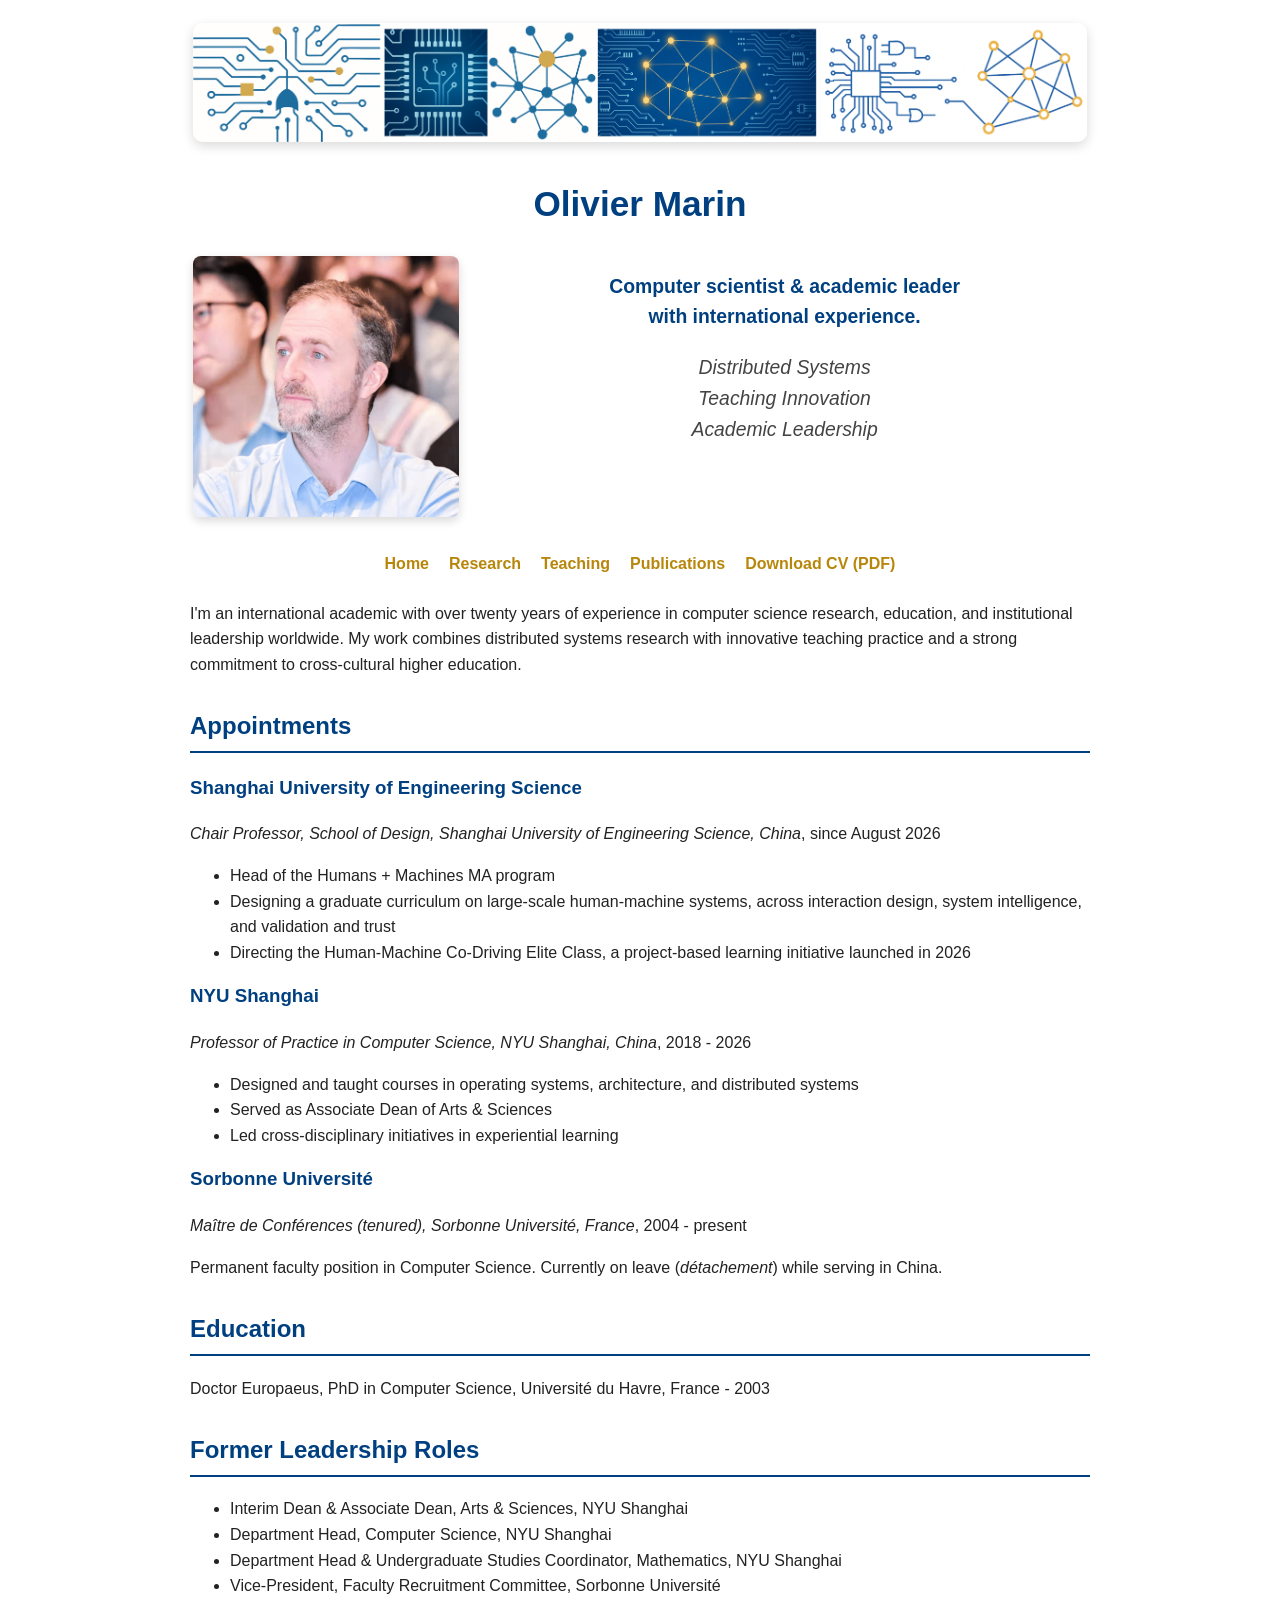
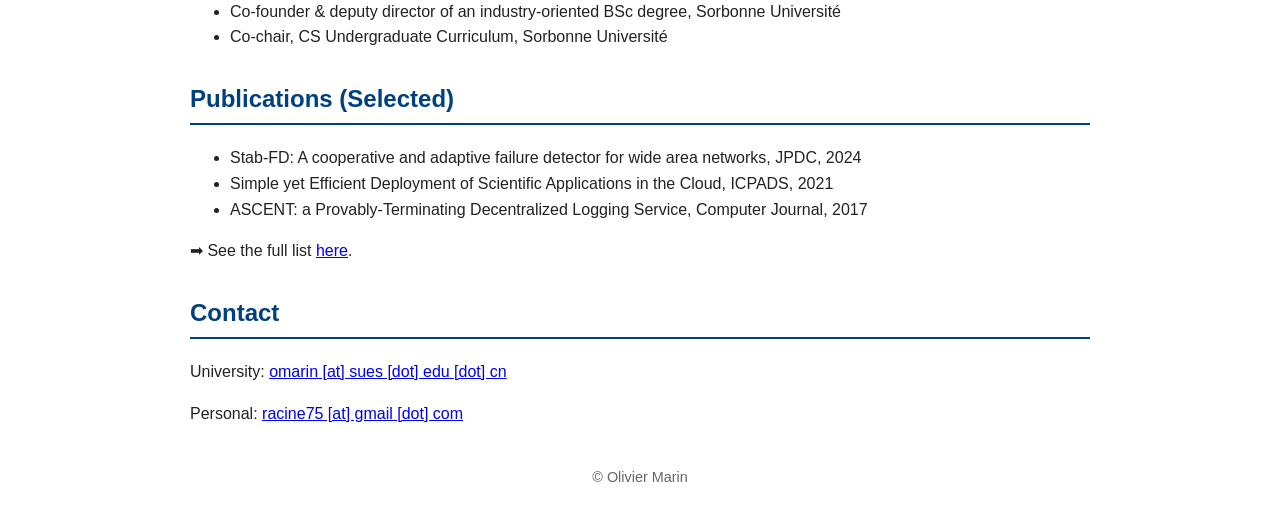
<file: index.html>
<!DOCTYPE html>
<html lang="en">
<head>
  <meta charset="UTF-8">
  <meta name="viewport" content="width=device-width, initial-scale=1">
  <title>Olivier Marin - Resume</title>
  <meta name="description" content="Chair Professor at the School of Design, Shanghai University of Engineering Science, and head of the Humans + Machines MA program. Distributed systems researcher with over twenty years of international experience.">
  <meta property="og:type" content="website">
  <meta property="og:site_name" content="Olivier Marin">
  <meta property="og:title" content="Olivier Marin">
  <meta property="og:description" content="Chair Professor at the School of Design, Shanghai University of Engineering Science, and head of the Humans + Machines MA program. Distributed systems researcher with over twenty years of international experience.">
  <meta property="og:url" content="https://olivier-marin.github.io/">
  <meta property="og:image" content="https://olivier-marin.github.io/Pix/og-image.png">
  <meta property="og:image:width" content="1200">
  <meta property="og:image:height" content="630">
  <meta name="twitter:card" content="summary_large_image">
  <link rel="stylesheet" href="style.css">
</head>
<body>
  <!-- Banner -->
  <table class="banner">
    <tr>
      <td>
        <img src="Pix/banner.png" alt="Olivier Marin" class="banner-img">
      </td>
    </tr>
  </table>

 <header>
  <h1>Olivier Marin</h1>

  <!-- Profile table -->
  <table class="profile-table">
    <tr>
      <td class="profile-pic">
        <img src="Pix/headshot.png" alt="Olivier Marin" class="portrait-img">
      </td>
      <td class="profile-text">
        <p class="tagline">Computer scientist & academic leader<br> with international experience.</p>
        <p> <em>Distributed Systems <br> Teaching Innovation <br> Academic Leadership</em></p>
      </td>
    </tr>
  </table>

</header>

  <nav>
    <a href="index.html">Home</a>
    <a href="research.html">Research</a>
    <a href="teaching.html">Teaching</a>
    <a href="publications.html">Publications</a>
    <a href="cv-olivier-marin.pdf">Download CV (PDF)</a>
  </nav>

  <main>

    <section>
      <p>
          I'm an international academic with over twenty years of experience in computer science
          research, education, and institutional leadership worldwide.
          My work combines distributed systems research with innovative teaching practice 
          and a strong commitment to cross-cultural higher education.
      </p>
    </section>

    <section>
      <h2>Appointments</h2>
      <article>
        <h3>Shanghai University of Engineering Science</h3>
        <p><em>Chair Professor, School of Design, Shanghai University of Engineering Science, China</em>, since August 2026</p>
        <ul>
          <li>Head of the Humans + Machines MA program</li>
          <li>Designing a graduate curriculum on large-scale human-machine systems, across interaction design, system intelligence, and validation and trust</li>
          <li>Directing the Human-Machine Co-Driving Elite Class, a project-based learning initiative launched in 2026</li>
        </ul>
      </article>

      <article>
        <h3>NYU Shanghai</h3>
        <p><em>Professor of Practice in Computer Science, NYU Shanghai, China</em>, 2018 - 2026</p>
        <ul>
          <li>Designed and taught courses in operating systems, architecture, and distributed systems</li>
          <li>Served as Associate Dean of Arts &amp; Sciences</li>
          <li>Led cross-disciplinary initiatives in experiential learning</li>
        </ul>
      </article>

      <article>
        <h3>Sorbonne Université</h3>
        <p><em>Maître de Conférences (tenured), Sorbonne Université, France</em>, 2004 - present</p>
        <p>Permanent faculty position in Computer Science. Currently on leave (<em>détachement</em>) while serving in China.</p>
      </article>
    </section>

    <section>
      <h2>Education</h2>
      <p>Doctor Europaeus, PhD in Computer Science, Université du Havre, France - 2003</p>
    </section>

    <section>
      <h2>Former Leadership Roles</h2>
      <ul>
        <li>Interim Dean & Associate Dean, Arts & Sciences, NYU Shanghai</li>
        <li>Department Head, Computer Science, NYU Shanghai</li>
        <li>Department Head & Undergraduate Studies Coordinator, Mathematics, NYU Shanghai</li>
        <li>Vice-President, Faculty Recruitment Committee, Sorbonne Université</li>
        <li>Co-founder & deputy director of an industry-oriented BSc degree, Sorbonne Université</li>
        <li>Co-chair, CS Undergraduate Curriculum, Sorbonne Université</li>
      </ul>
    </section>

    <section>
      <h2>Publications (Selected)</h2>
      <ul>
        <li>Stab-FD: A cooperative and adaptive failure detector for wide area networks, JPDC, 2024</li>
        <li>Simple yet Efficient Deployment of Scientific Applications in the Cloud, ICPADS, 2021</li>
        <li>ASCENT: a Provably-Terminating Decentralized Logging Service, Computer Journal, 2017</li>
      </ul>
      <p>➡ See the full list <a href="http://publicationslist.org/olivier.marin">here</a>.</p>
    </section>

    <section>
      <h2>Contact</h2>
      <p>
        University:
        <!-- visible, obfuscated text for users; link assembled by JS to avoid simple crawlers -->
        <a id="email-sues" href="#">omarin [at] sues [dot] edu [dot] cn</a>
        <noscript> (JavaScript is disabled; email shown as text to avoid scraping: omarin [at] sues [dot] edu [dot] cn)</noscript>
      </p>
      <p>
        Personal:
        <a id="email-personal" href="#">racine75 [at] gmail [dot] com</a>
        <noscript> (JavaScript is disabled; email shown as text to avoid scraping: racine75 [at] gmail [dot] com)</noscript>
      </p>
    </section>
  </main>

  <footer>
    <p>© Olivier Marin</p>
  </footer>

  <!-- Email obfuscation script: constructs proper mailto links in the browser -->
  <script>
    (function() {
      // replace() with a string argument only swaps the FIRST match, which breaks
      // multi-dot domains such as sues.edu.cn; the global regex handles both.
      function wire(id, user, domain) {
        var el = document.getElementById(id);
        if (!el) return;
        el.textContent = user + ' [at] ' + domain.replace(/\./g, ' [dot] ');
        el.href = 'mailto:' + user + '@' + domain;
        el.setAttribute('rel', 'noopener noreferrer');
      }
      wire('email-sues', 'omarin', 'sues.edu.cn');
      wire('email-personal', 'racine75', 'gmail.com');
    })();
  </script>
</body>
</html>
</file>
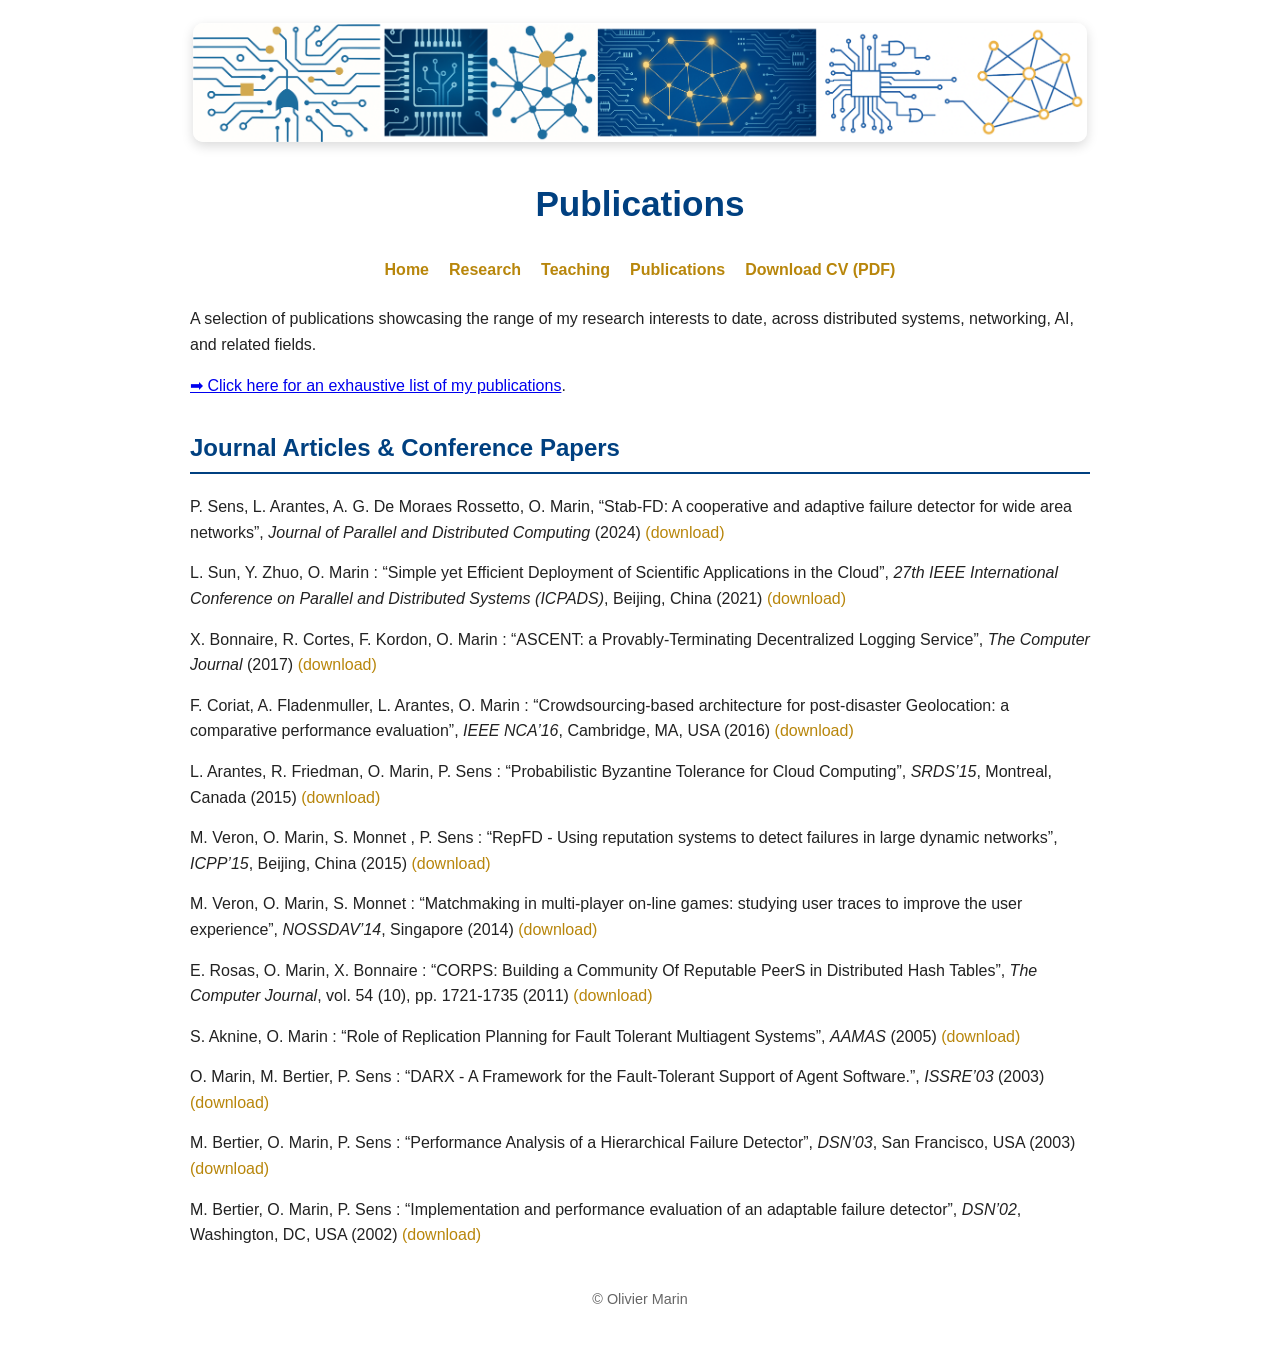
<file: publications.html>
<!DOCTYPE html>
<html lang="en">
<head>
  <meta charset="UTF-8">
  <meta name="viewport" content="width=device-width, initial-scale=1">
  <title>Olivier Marin - Publications</title>
  <meta name="description" content="Selected publications across distributed systems, networking, fault tolerance, and multi-agent systems.">
  <meta property="og:type" content="website">
  <meta property="og:site_name" content="Olivier Marin">
  <meta property="og:title" content="Publications - Olivier Marin">
  <meta property="og:description" content="Selected publications across distributed systems, networking, fault tolerance, and multi-agent systems.">
  <meta property="og:url" content="https://olivier-marin.github.io/publications.html">
  <meta property="og:image" content="https://olivier-marin.github.io/Pix/og-image.png">
  <meta property="og:image:width" content="1200">
  <meta property="og:image:height" content="630">
  <meta name="twitter:card" content="summary_large_image">
  <link rel="stylesheet" href="style.css">
</head>
<body>
  <!-- Banner -->
  <table class="banner">
    <tr>
      <td>
        <img src="Pix/banner.png" alt="Olivier Marin" class="banner-img">
      </td>
    </tr>
  </table>

  <header>
    <h1>Publications</h1>
  </header>

  <nav>
    <a href="index.html">Home</a>
    <a href="research.html">Research</a>
    <a href="teaching.html">Teaching</a>
    <a href="publications.html">Publications</a>
    <a href="cv-olivier-marin.pdf">Download CV (PDF)</a>
  </nav>

  <main>

    <section>
      <p>
          A selection of publications showcasing the range of my research interests to date, across distributed systems, networking, AI, and related fields.
      </p>
      <p><a href="http://publicationslist.org/olivier.marin">➡ Click here for an exhaustive list of my publications</a>.</p>
    </section>

<section>
  <h2>Journal Articles & Conference Papers</h2>
  <ul class="pub-list">
    <li>P. Sens, L. Arantes, A. G. De Moraes Rossetto, O. Marin, 
      “Stab-FD: A cooperative and adaptive failure detector for wide area networks”, 
      <em>Journal of Parallel and Distributed Computing</em> (2024) 
      <a href="Papers/stab-FD-jpdc24.pdf">(download)</a>
    </li>

    <li>L. Sun, Y. Zhuo, O. Marin : 
      “Simple yet Efficient Deployment of Scientific Applications in the Cloud”, 
      <em>27th IEEE International Conference on Parallel and Distributed Systems (ICPADS)</em>, Beijing, China (2021) 
      <a href="Papers/odessa-icpads21.pdf">(download)</a>
    </li>

    <li>X. Bonnaire, R. Cortes, F. Kordon, O. Marin : 
      “ASCENT: a Provably-Terminating Decentralized Logging Service”, 
      <em>The Computer Journal</em> (2017) 
      <a href="Papers/cj-2017-ascent.pdf">(download)</a>
    </li>

    <li>F. Coriat, A. Fladenmuller, L. Arantes, O. Marin : 
      “Crowdsourcing-based architecture for post-disaster Geolocation: a comparative performance evaluation”, 
      <em>IEEE NCA’16</em>, Cambridge, MA, USA (2016) 
      <a href="Papers/nca-disaster-2016.pdf">(download)</a>
    </li>

    <li>L. Arantes, R. Friedman, O. Marin, P. Sens : 
      “Probabilistic Byzantine Tolerance for Cloud Computing”, 
      <em>SRDS’15</em>, Montreal, Canada (2015) 
      <a href="Papers/srds2015.pdf">(download)</a>
    </li>

    <li>M. Veron, O. Marin, S. Monnet , P. Sens : 
      “RepFD - Using reputation systems to detect failures in large dynamic networks”, 
      <em>ICPP’15</em>, Beijing, China (2015) 
      <a href="Papers/icpp15.pdf">(download)</a>
    </li>

    <li>M. Veron, O. Marin, S. Monnet : 
      “Matchmaking in multi-player on-line games: studying user traces to improve the user experience”, 
      <em>NOSSDAV’14</em>, Singapore (2014) 
      <a href="Papers/nossdav2014.pdf">(download)</a>
    </li>

    <li>E. Rosas, O. Marin, X. Bonnaire : 
      “CORPS: Building a Community Of Reputable PeerS in Distributed Hash Tables”, 
      <em>The Computer Journal</em>, vol. 54 (10), pp. 1721-1735 (2011) 
      <a href="Papers/cj-2011-corps.pdf">(download)</a>
    </li>

    <li>S. Aknine, O. Marin : 
      “Role of Replication Planning for Fault Tolerant Multiagent Systems”, 
      <em>AAMAS</em> (2005) 
      <a href="Papers/aamas2005.pdf">(download)</a>
    </li>

    <li>O. Marin, M. Bertier, P. Sens : 
      “DARX - A Framework for the Fault-Tolerant Support of Agent Software.”, 
      <em>ISSRE’03</em> (2003) 
      <a href="Papers/issre2003.pdf">(download)</a>
    </li>

    <li>M. Bertier, O. Marin, P. Sens : 
      “Performance Analysis of a Hierarchical Failure Detector”, 
      <em>DSN’03</em>, San Francisco, USA (2003) 
      <a href="Papers/dsn2003.pdf">(download)</a>
    </li>

    <li>M. Bertier, O. Marin, P. Sens : 
      “Implementation and performance evaluation of an adaptable failure detector”, 
      <em>DSN’02</em>, Washington, DC, USA (2002) 
      <a href="Papers/dsn2002.pdf">(download)</a>
    </li>
  </ul>
</section>

  </main>

  <footer>
    <p>© Olivier Marin</p>
  </footer>
</body>
</html>
</file>
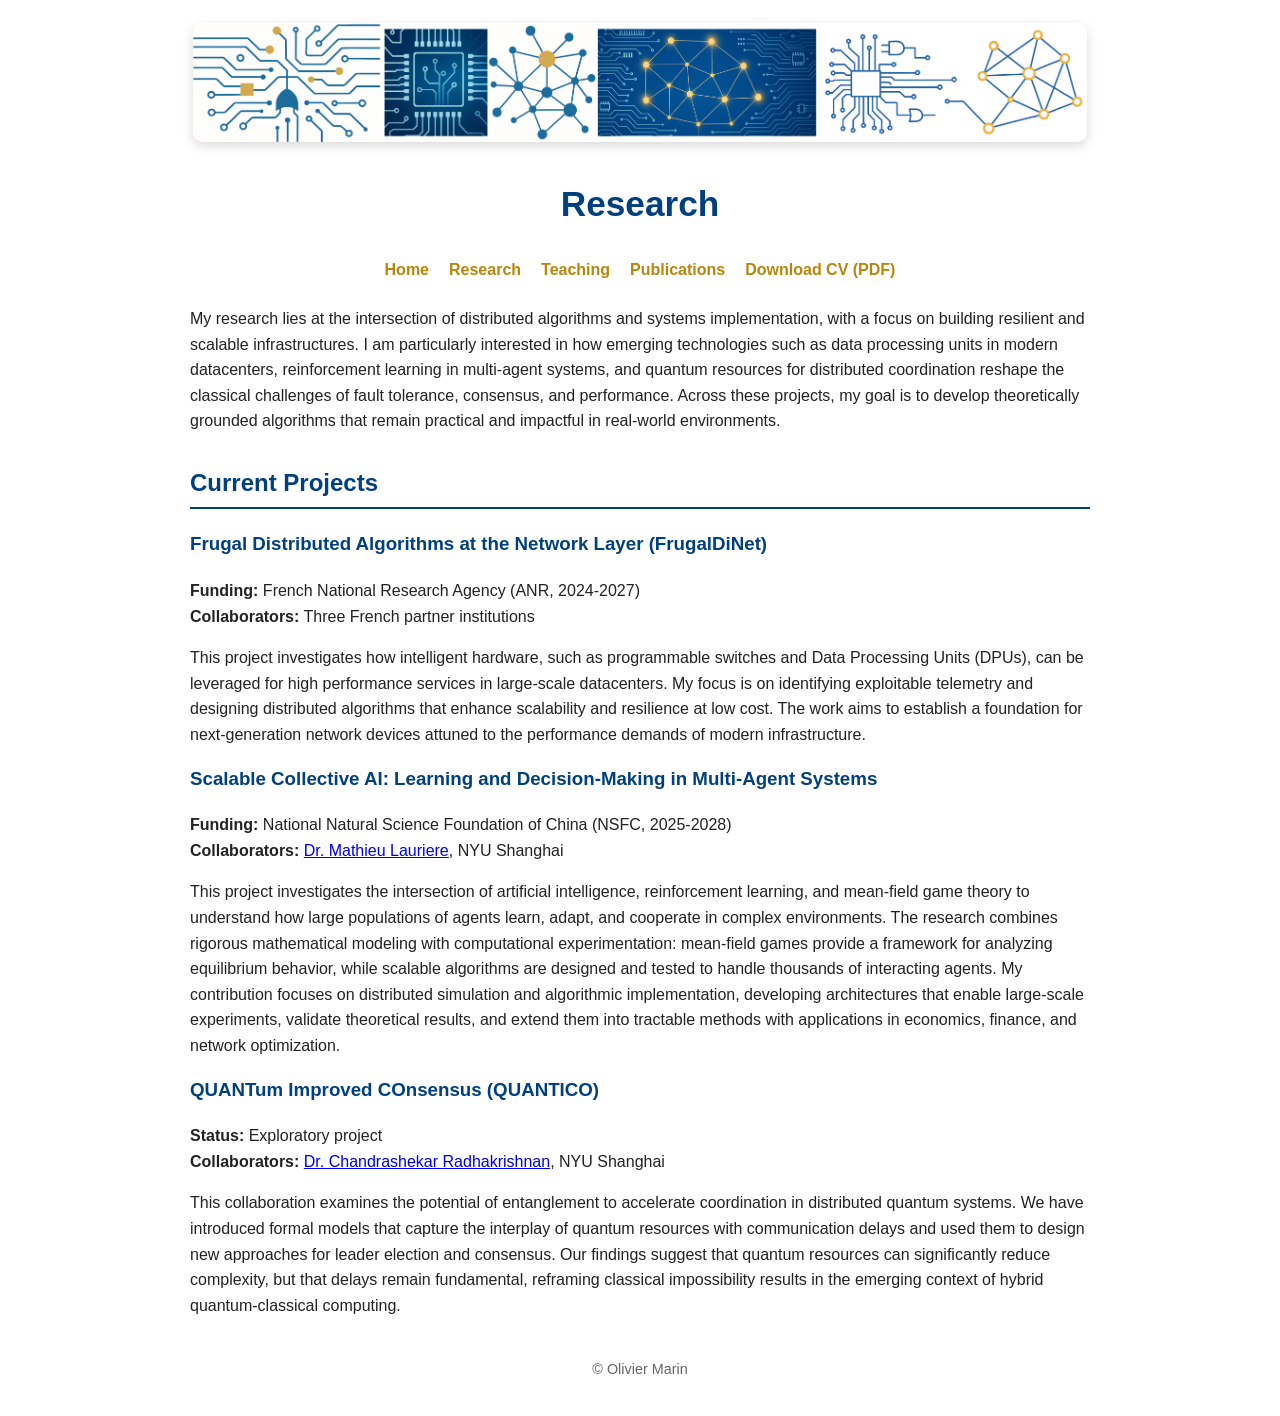
<file: research.html>
<!DOCTYPE html>
<html lang="en">
<head>
  <meta charset="UTF-8">
  <meta name="viewport" content="width=device-width, initial-scale=1">
  <title>Olivier Marin - Research</title>
  <meta name="description" content="Distributed algorithms and systems implementation: frugal distributed algorithms at the network layer, scalable collective AI in multi-agent systems, and quantum-improved consensus.">
  <meta property="og:type" content="website">
  <meta property="og:site_name" content="Olivier Marin">
  <meta property="og:title" content="Research - Olivier Marin">
  <meta property="og:description" content="Distributed algorithms and systems implementation: frugal distributed algorithms at the network layer, scalable collective AI in multi-agent systems, and quantum-improved consensus.">
  <meta property="og:url" content="https://olivier-marin.github.io/research.html">
  <meta property="og:image" content="https://olivier-marin.github.io/Pix/og-image.png">
  <meta property="og:image:width" content="1200">
  <meta property="og:image:height" content="630">
  <meta name="twitter:card" content="summary_large_image">
  <link rel="stylesheet" href="style.css">
</head>
<body>
  <!-- Banner -->
  <table class="banner">
    <tr>
      <td>
        <img src="Pix/banner.png" alt="Olivier Marin" class="banner-img">
      </td>
    </tr>
  </table>

  <header>
    <h1>Research</h1>
  </header>

  <nav>
    <a href="index.html">Home</a>
    <a href="research.html">Research</a>
    <a href="teaching.html">Teaching</a>
    <a href="publications.html">Publications</a>
    <a href="cv-olivier-marin.pdf">Download CV (PDF)</a>
  </nav>

  <main>

    <section>
      <p>
        My research lies at the intersection of distributed algorithms and systems implementation, 
        with a focus on building resilient and scalable infrastructures. I am particularly interested 
        in how emerging technologies such as data processing units in modern datacenters, reinforcement 
        learning in multi-agent systems, and quantum resources for distributed coordination reshape 
        the classical challenges of fault tolerance, consensus, and performance. Across these projects, 
        my goal is to develop theoretically grounded algorithms that remain practical and impactful 
        in real-world environments.
      </p>
    </section>

    <section>
      <h2>Current Projects</h2>

      <article>
        <h3>Frugal Distributed Algorithms at the Network Layer (FrugalDiNet)</h3>
        <p><strong>Funding:</strong> French National Research Agency (ANR, 2024-2027)<br>
           <strong>Collaborators:</strong> Three French partner institutions</p>
        <p>
          This project investigates how intelligent hardware, such as programmable switches and 
          Data Processing Units (DPUs), can be leveraged for high performance services in large-scale 
          datacenters. My focus is on identifying exploitable telemetry and designing distributed 
          algorithms that enhance scalability and resilience at low cost. The work aims to establish 
          a foundation for next-generation network devices attuned to the performance demands of 
          modern infrastructure.
        </p>
      </article>

      <article>
        <h3>Scalable Collective AI: Learning and Decision-Making in Multi-Agent Systems</h3>
        <p><strong>Funding:</strong> National Natural Science Foundation of China (NSFC, 2025-2028)<br>
           <strong>Collaborators:</strong> <a href="https://mlauriere.github.io/">Dr. Mathieu Lauriere</a>, NYU Shanghai</p>
        <p>
          This project investigates the intersection of artificial intelligence, reinforcement learning, 
          and mean-field game theory to understand how large populations of agents learn, adapt, and 
          cooperate in complex environments. The research combines rigorous mathematical modeling with 
          computational experimentation: mean-field games provide a framework for analyzing equilibrium 
          behavior, while scalable algorithms are designed and tested to handle thousands of interacting 
          agents. My contribution focuses on distributed simulation and algorithmic implementation, 
          developing architectures that enable large-scale experiments, validate theoretical results, 
          and extend them into tractable methods with applications in economics, finance, and network 
          optimization.
        </p>
      </article>

      <article>
        <h3>QUANTum Improved COnsensus (QUANTICO)</h3>
        <p><strong>Status:</strong> Exploratory project<br>
           <strong>Collaborators:</strong> <a href="https://sites.google.com/view/chandrashekar/home">Dr. Chandrashekar Radhakrishnan</a>, NYU Shanghai</p>
        <p>
          This collaboration examines the potential of entanglement to accelerate coordination in 
          distributed quantum systems. We have introduced formal models that capture the interplay 
          of quantum resources with communication delays and used them to design new approaches for 
          leader election and consensus. Our findings suggest that quantum resources can significantly 
          reduce complexity, but that delays remain fundamental, reframing classical impossibility 
          results in the emerging context of hybrid quantum-classical computing.
        </p>
      </article>
    </section>
  </main>

  <footer>
    <p>© Olivier Marin</p>
  </footer>
</body>
</html>
</file>
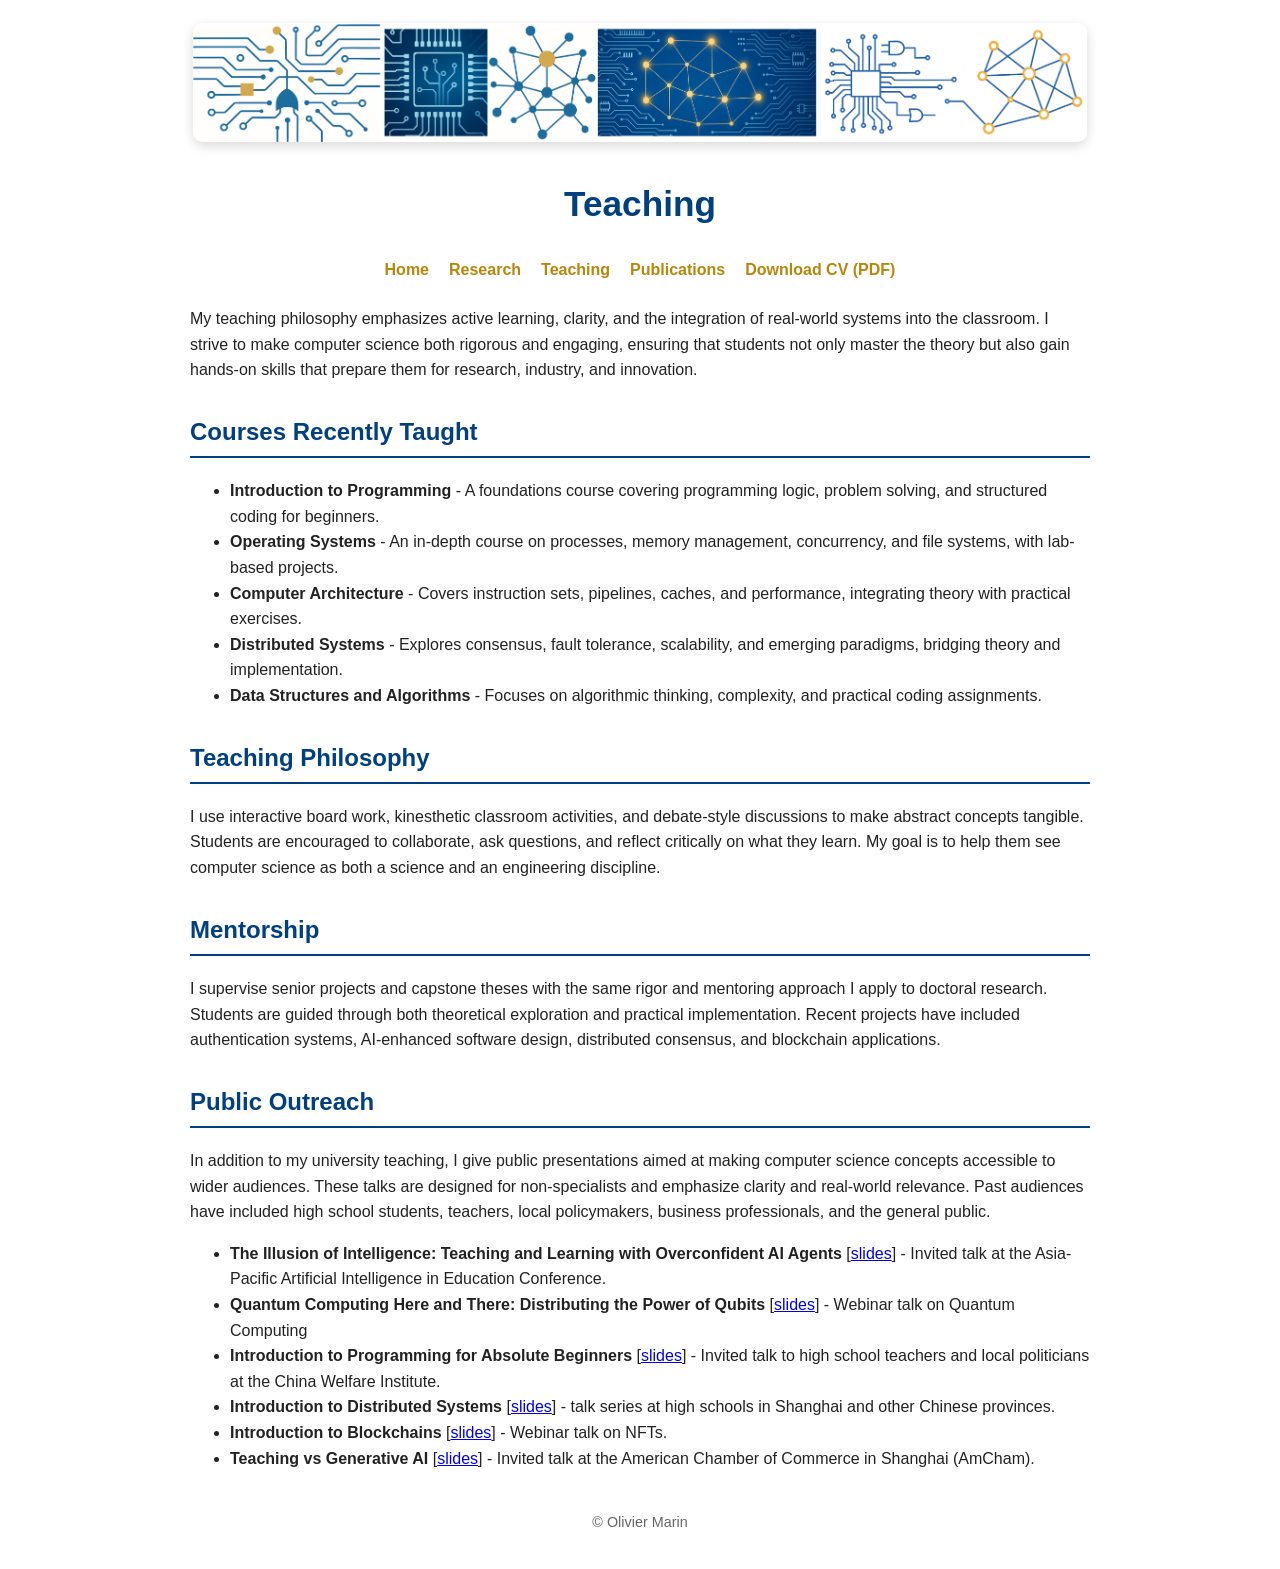
<file: teaching.html>
<!DOCTYPE html>
<html lang="en">
<head>
  <meta charset="UTF-8">
  <meta name="viewport" content="width=device-width, initial-scale=1">
  <title>Olivier Marin - Teaching</title>
  <meta name="description" content="Courses, teaching philosophy, student mentorship, and public talks on distributed systems, programming, quantum computing, and AI in education.">
  <meta property="og:type" content="website">
  <meta property="og:site_name" content="Olivier Marin">
  <meta property="og:title" content="Teaching - Olivier Marin">
  <meta property="og:description" content="Courses, teaching philosophy, student mentorship, and public talks on distributed systems, programming, quantum computing, and AI in education.">
  <meta property="og:url" content="https://olivier-marin.github.io/teaching.html">
  <meta property="og:image" content="https://olivier-marin.github.io/Pix/og-image.png">
  <meta property="og:image:width" content="1200">
  <meta property="og:image:height" content="630">
  <meta name="twitter:card" content="summary_large_image">
  <link rel="stylesheet" href="style.css">
</head>
<body>
  <!-- Banner -->
  <table class="banner">
    <tr>
      <td>
        <img src="Pix/banner.png" alt="Olivier Marin" class="banner-img">
      </td>
    </tr>
  </table>

  <header>
    <h1>Teaching</h1>
  </header>

  <nav>
    <a href="index.html">Home</a>
    <a href="research.html">Research</a>
    <a href="teaching.html">Teaching</a>
    <a href="publications.html">Publications</a>
    <a href="cv-olivier-marin.pdf">Download CV (PDF)</a>
  </nav>

  <main>
    <section>
        <p>
          My teaching philosophy emphasizes active learning, clarity, and the integration of 
          real-world systems into the classroom. I strive to make computer science both rigorous 
          and engaging, ensuring that students not only master the theory but also gain hands-on 
          skills that prepare them for research, industry, and innovation.
        </p>
      </section>

    <section>
      <h2>Courses Recently Taught</h2>
      <ul>
        <li><strong>Introduction to Programming</strong> - A foundations course covering programming logic, problem solving, and structured coding for beginners.</li>
        <li><strong>Operating Systems</strong> - An in-depth course on processes, memory management, concurrency, and file systems, with lab-based projects.</li>
        <li><strong>Computer Architecture</strong> - Covers instruction sets, pipelines, caches, and performance, integrating theory with practical exercises.</li>
        <li><strong>Distributed Systems</strong> - Explores consensus, fault tolerance, scalability, and emerging paradigms, bridging theory and implementation.</li>
        <li><strong>Data Structures and Algorithms</strong> - Focuses on algorithmic thinking, complexity, and practical coding assignments.</li>
      </ul>
    </section>

    <section>
      <h2>Teaching Philosophy</h2>
      <p>
        I use interactive board work, kinesthetic classroom activities, and debate-style 
        discussions to make abstract concepts tangible. Students are encouraged to collaborate, 
        ask questions, and reflect critically on what they learn. My goal is to help them 
        see computer science as both a science and an engineering discipline.
      </p>
    </section>

    <section>
      <h2>Mentorship</h2>
      <p>
        I supervise senior projects and capstone theses with the same rigor and mentoring approach I 
        apply to doctoral research. Students are guided through both theoretical exploration and practical 
        implementation. Recent projects have included authentication systems, AI-enhanced software design, 
        distributed consensus, and blockchain applications.
      </p>
    </section>

    <section>
      <h2>Public Outreach</h2>
      <p>
        In addition to my university teaching, I give public presentations aimed at making 
        computer science concepts accessible to wider audiences. These talks are designed for 
        non-specialists and emphasize clarity and real-world relevance. Past audiences have 
        included high school students, teachers, local policymakers, business professionals, 
        and the general public.
      </p>
      <ul>
        <li><strong>The Illusion of Intelligence: Teaching and Learning with Overconfident AI Agents</strong> [<a href="Slides/agents-vs-learning-AAIEC-2026.pdf">slides</a>] - Invited talk at the Asia-Pacific Artificial Intelligence in Education Conference.</li>
        <li><strong>Quantum Computing Here and There: Distributing the Power of Qubits</strong> [<a href="Slides/talk-distributed-quantum-election-outreach-2025.pdf">slides</a>] - Webinar talk on Quantum Computing</li>
        <li><strong>Introduction to Programming for Absolute Beginners</strong> [<a href="Slides/intro2programming-CWI-2024.pdf">slides</a>] - Invited talk to high school teachers and local politicians at the China Welfare Institute.</li>
        <li><strong>Introduction to Distributed Systems</strong> [<a href="Slides/distributed-systems-NYUSH-FLSS2022.pdf">slides</a>] - talk series at high schools in Shanghai and other Chinese provinces.</li>
        <li><strong>Introduction to Blockchains</strong> [<a href="Slides/nft-cs-2022-slides.pdf">slides</a>] - Webinar talk on NFTs.</li>
        <li><strong>Teaching vs Generative AI</strong> [<a href="Slides/amcham-pres-genAI.pdf">slides</a>] - Invited talk at the American Chamber of Commerce in Shanghai (AmCham).</li>
      </ul>
    </section>
  </main>

  <footer>
    <p>© Olivier Marin</p>
  </footer>
</body>
</html>
</file>
<file: style.css>
/* General layout */
body {
  font-family: "Helvetica Neue", Arial, sans-serif;
  background: #ffffff;
  color: #222;
  line-height: 1.6;
  max-width: 900px;
  margin: auto;
  padding: 20px;
}

/* Header */
header {
  text-align: center;
  margin-bottom: 20px;
}

header h1 {
  font-size: 2.2em;
  color: #004080; /* deep blue */
  margin-bottom: 0.2em;
}

header p {
  font-size: 1.1em;
  color: #444;
}

/* Navigation bar */
nav {
  text-align: center;
  margin: 20px 0;
}

nav a {
  margin: 0 10px;
  text-decoration: none;
  color: #b8860b; /* gold */
  font-weight: bold;
}

nav a:hover {
  text-decoration: underline;
}

/* Section titles */
h2 {
  color: #004080; /* blue */
  border-bottom: 2px solid #004080;
  padding-bottom: 5px;
  margin-top: 30px;
}

/* Subheadings */
h3 {
  color: #004080;
  margin-top: 15px;
}

/* Footer */
footer {
  text-align: center;
  font-size: 0.9em;
  margin-top: 40px;
  color: #666;
}

.pub-list {
  list-style-type: none;
  padding-left: 0;
}

.pub-list li {
  margin-bottom: 15px;
}

.pub-list a {
  color: #b8860b; /* gold */
  text-decoration: none;
}

.pub-list a:hover {
  text-decoration: underline;
}

/* Banner table */
.banner {
  width: 100%;
  text-align: center;
  margin-bottom: 20px;
  border: none;
}

.banner-img {
  max-width: 100%;
  height: auto;
  border-radius: 10px; /* soft corners */
  box-shadow: 0 4px 12px rgba(0,0,0,0.15);
}

/* Profile table */
.profile-table {
  width: 100%;
  margin: 20px auto;
  border: none;
}

.profile-pic {
  width: 30%;
  text-align: center;
  vertical-align: top;
}

.profile-pic img.portrait-img {
  max-width: 100%;
  height: auto;
  border-radius: 8px;
  box-shadow: 0 4px 10px rgba(0,0,0,0.15);
}

.profile-text {
  width: 70%;
  padding-left: 20px;
  vertical-align: top;
  font-size: 1.1em;
  color: #333;
}

.tagline {
  text-align: center;
  margin-top: 15px;
  font-weight: bold;
  color: #004080;
}

/* Images never overflow their container */
img {
  max-width: 100%;
  height: auto;
}

/* Nav wraps instead of overflowing on narrow screens */
nav {
  display: flex;
  flex-wrap: wrap;
  justify-content: center;
}

nav a {
  padding: 4px 0;
}

/* Small screens: the layout tables collapse to a single column */
@media (max-width: 640px) {
  body {
    padding: 14px;
  }

  header h1 {
    font-size: 1.7em;
  }

  .profile-table,
  .profile-table tbody,
  .profile-table tr,
  .profile-table td {
    display: block;
    width: 100%;
  }

  .profile-pic {
    width: 100%;
    margin-bottom: 15px;
  }

  .profile-pic img.portrait-img {
    max-width: 55%;
  }

  .profile-text {
    width: 100%;
    padding-left: 0;
    text-align: center;
  }

  .banner-img {
    border-radius: 6px;
  }
}
</file>
